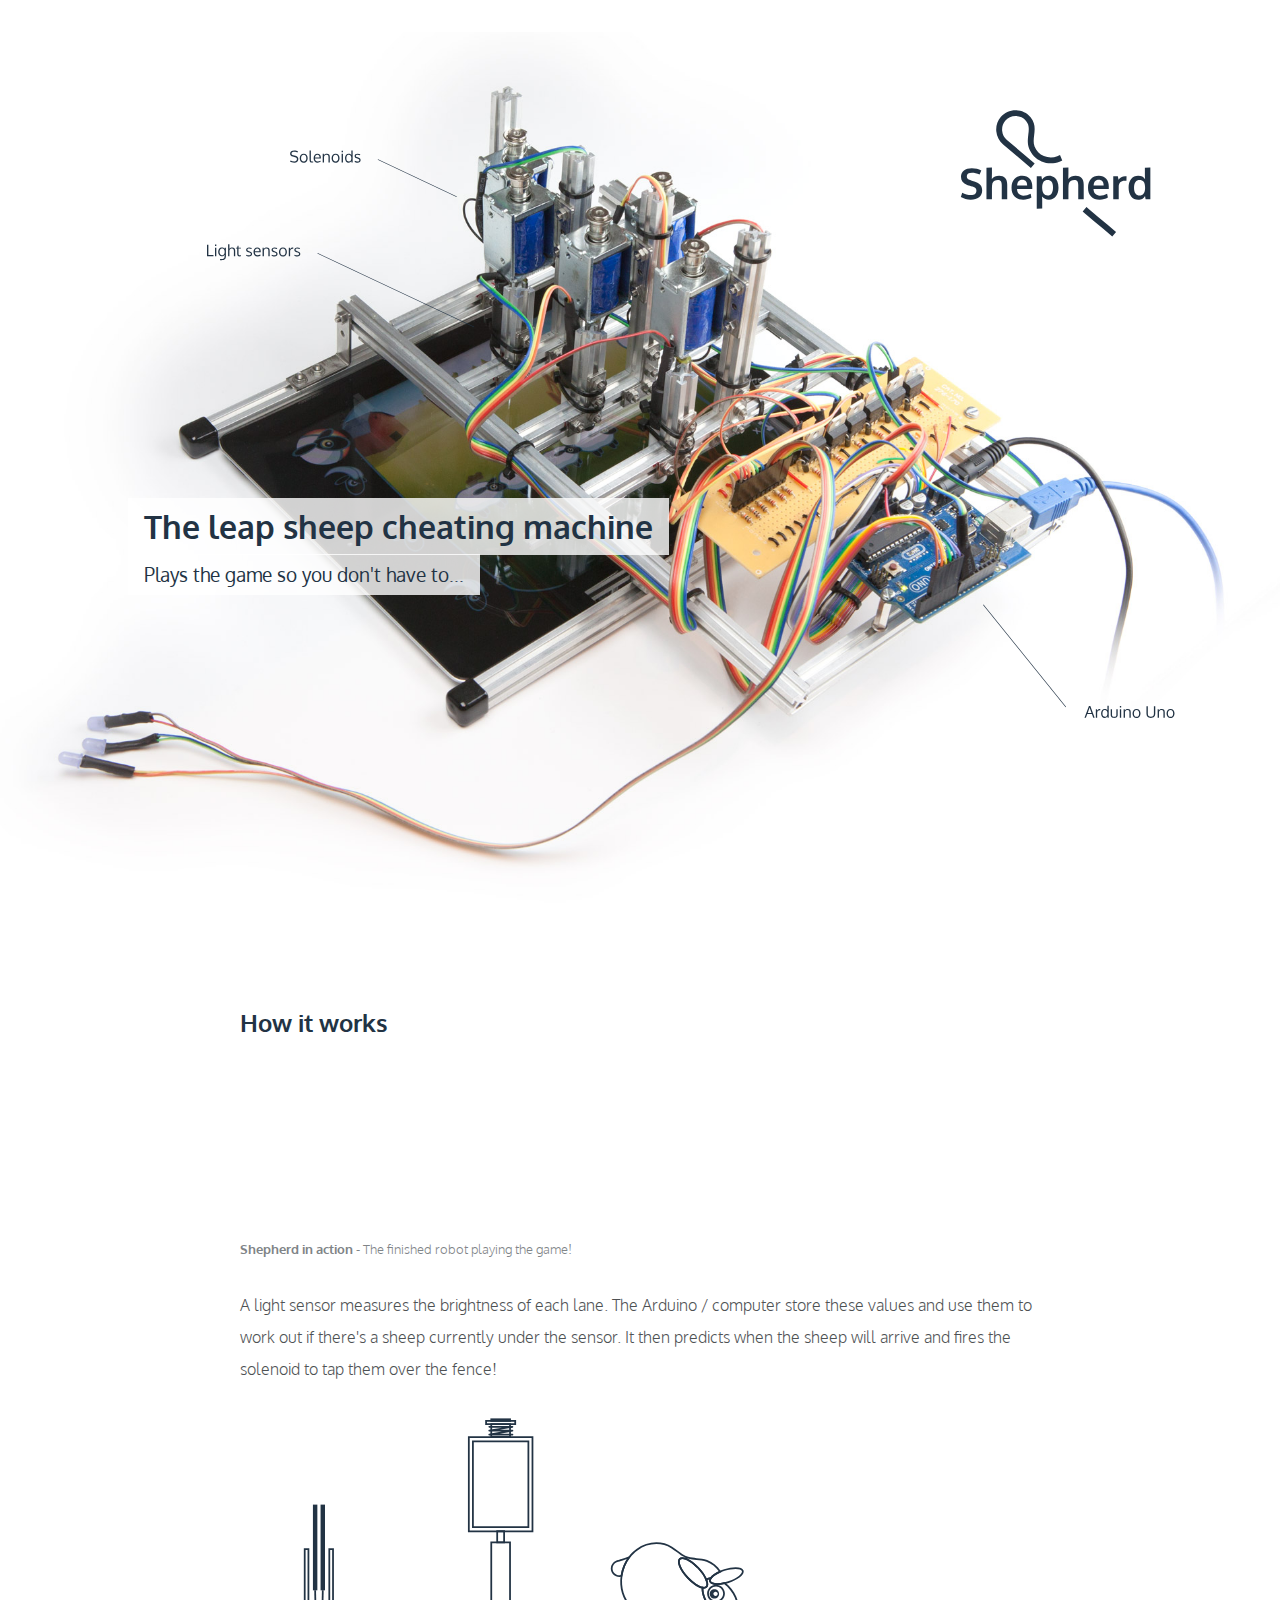
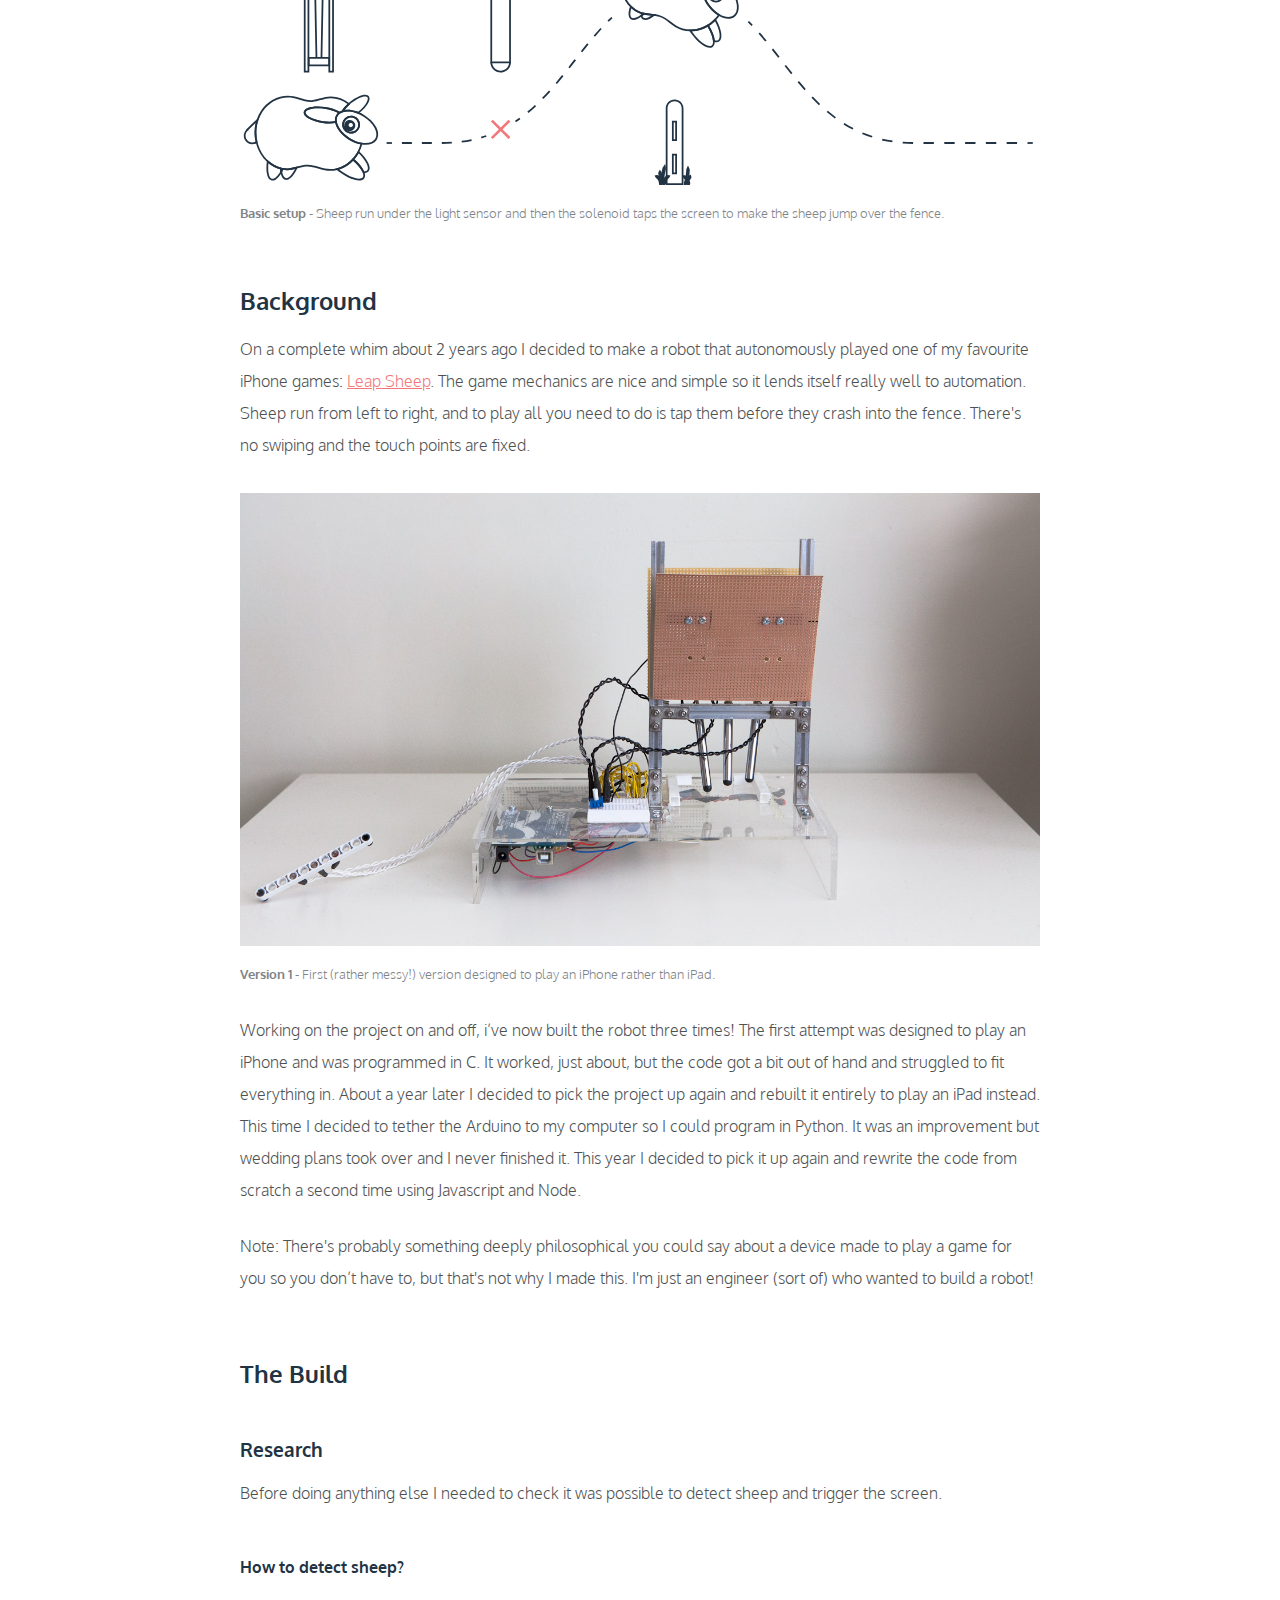
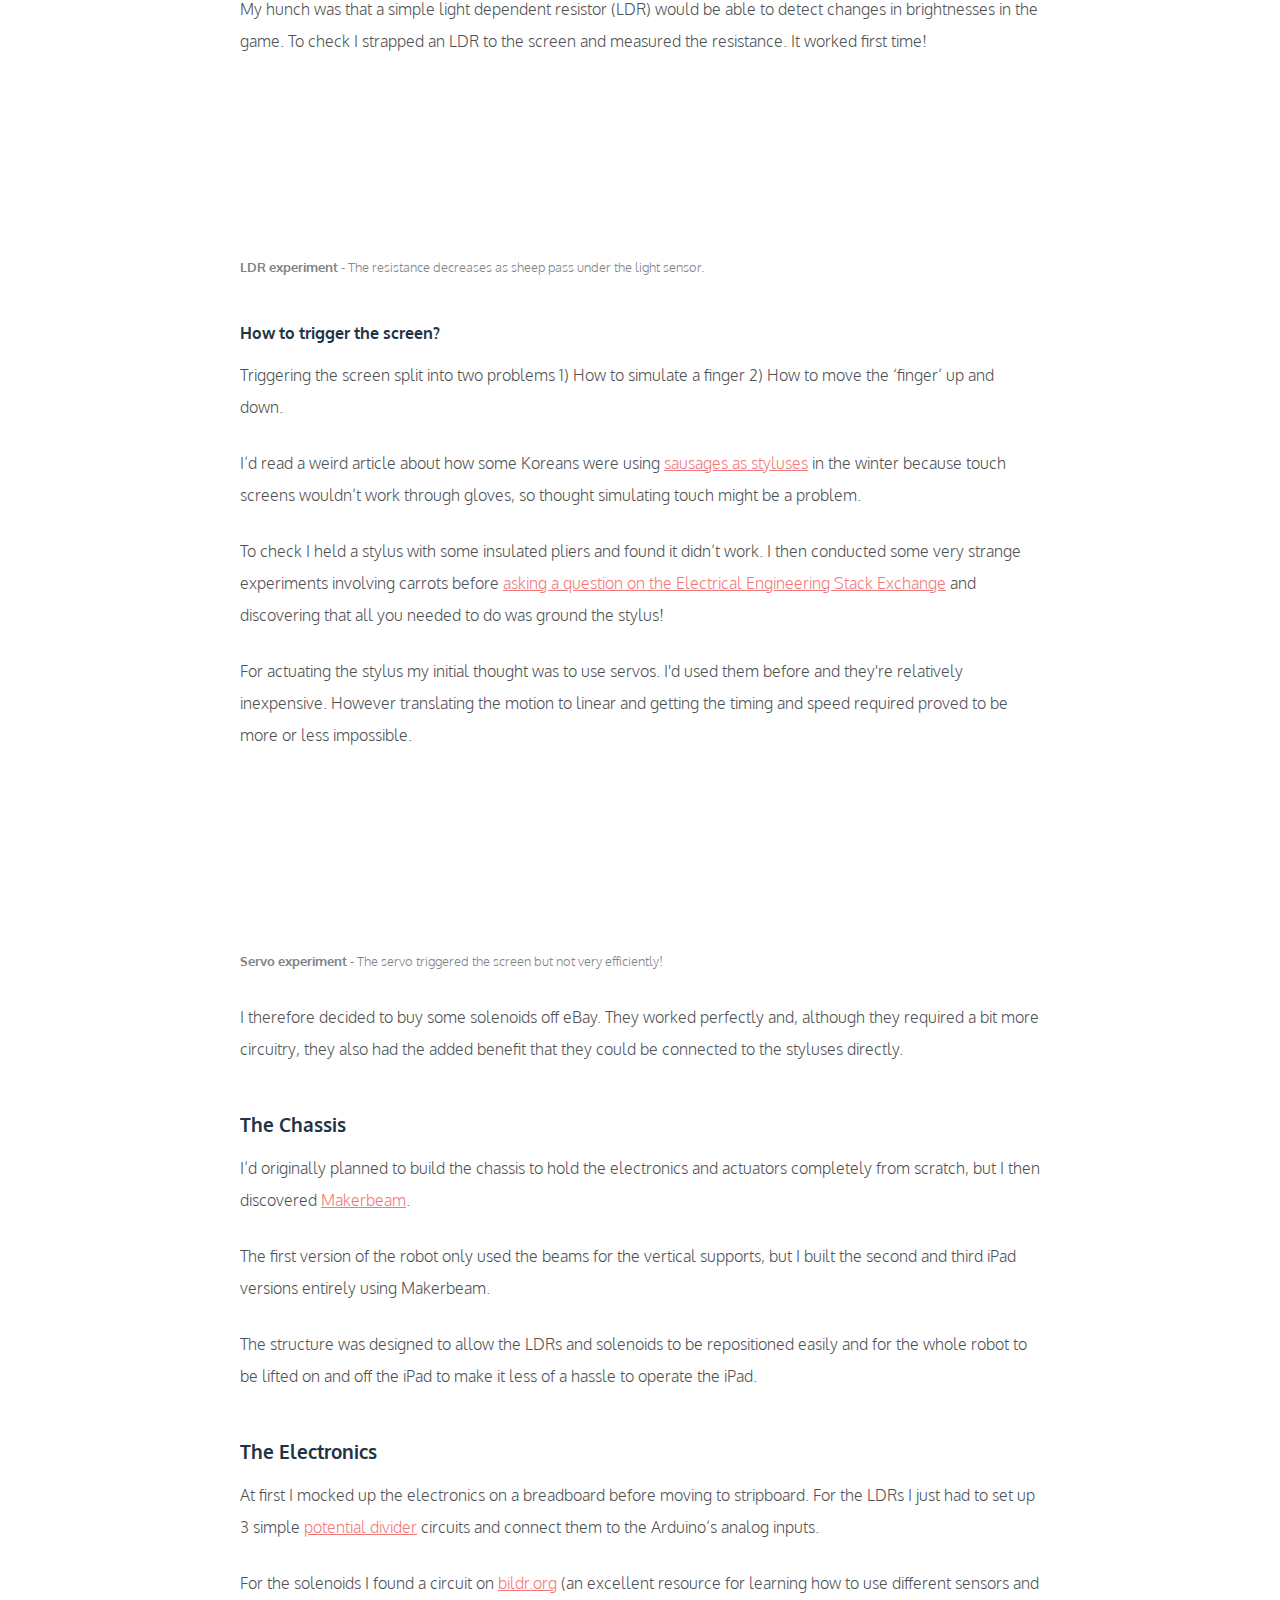
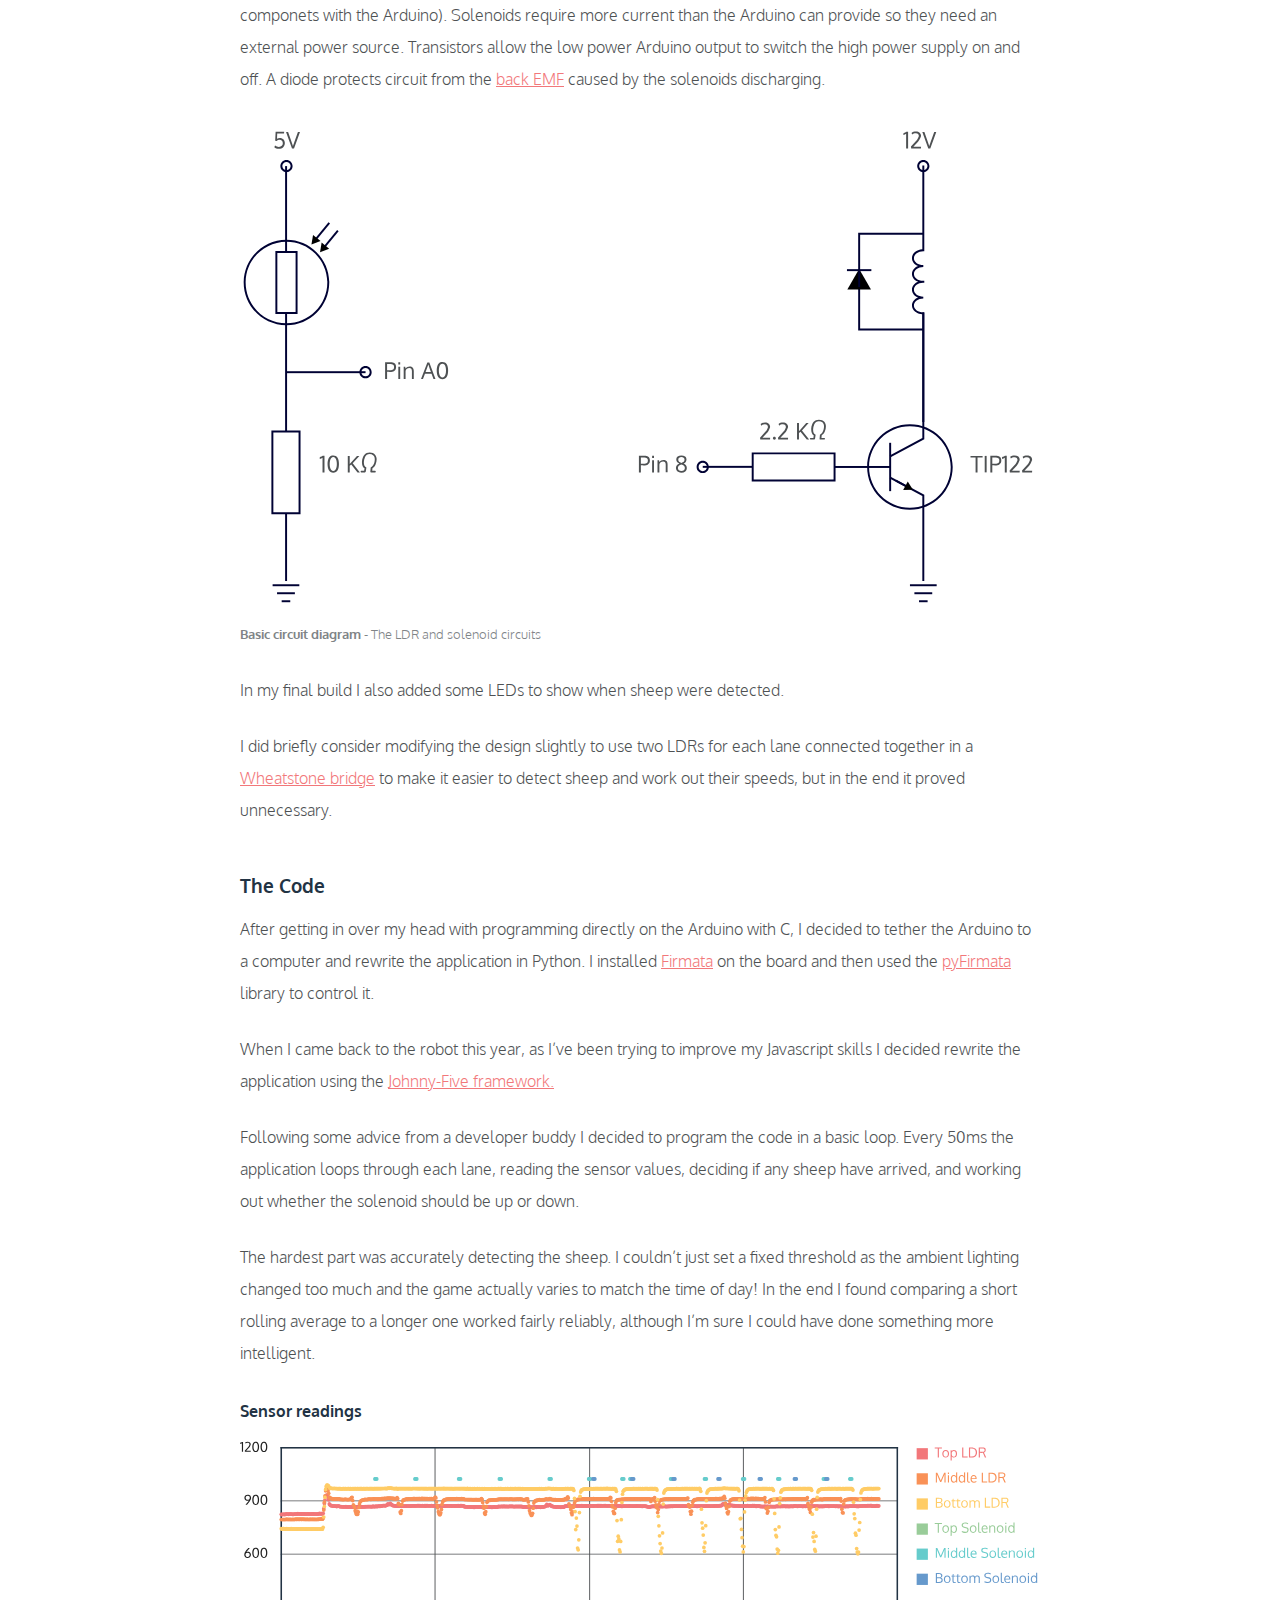
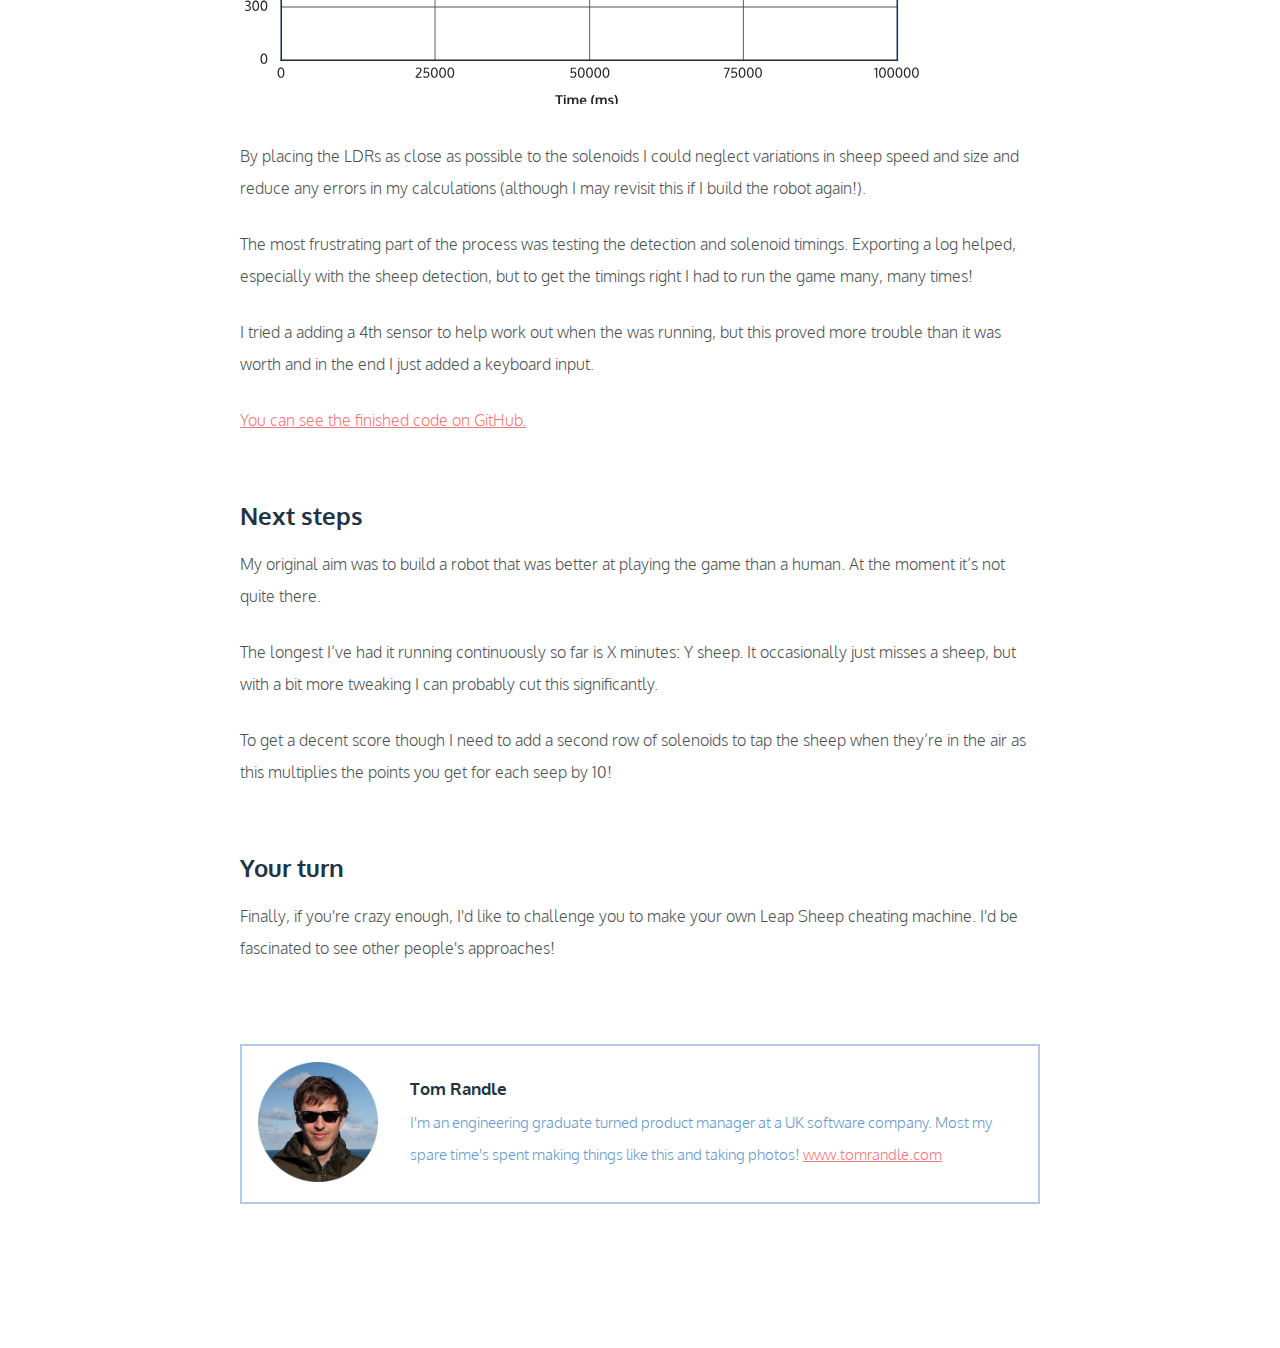
<file: index.html>
<!DOCTYPE html>
<html class="no-js">
    <head>
        <meta charset="utf-8">
        <meta http-equiv="X-UA-Compatible" content="IE=edge,chrome=1">
        <title>Shepherd - The leap sheep cheating machine</title>
        <meta name="description" content="Shepherd - The leap sheep cheating machine">
        <meta name="viewport" content="width=device-width">

        <link rel="stylesheet" href="webpage/css/normalize.min.css">
        <link rel="stylesheet" href="webpage/css/main.css">

        <link rel="shortcut icon" href="webpage/img/favicon.png" type="image/png">

        <link href='http://fonts.googleapis.com/css?family=Oxygen:400,300,700' rel='stylesheet' type='text/css'>

        <script src="http://ajax.aspnetcdn.com/ajax/jQuery/jquery-2.1.0.min.js"></script>
        <script src="http://ajax.aspnetcdn.com/ajax/modernizr/modernizr-2.6.2.js"></script>

    </head>
    <body>
        <!--[if lt IE 7]>
            <p class="chromeframe">You are using an <strong>outdated</strong> browser. Please <a href="http://browsehappy.com/">upgrade your browser</a> or <a href="http://www.google.com/chromeframe/?redirect=true">activate Google Chrome Frame</a> to improve your experience.</p>
        <![endif]-->

        <div class="hero">
            <h1><img class="logo" alt="Shepherd" src="webpage/img/shepherd-logo.svg"></h1>
            <div class="intro">
                <p><span>The leap sheep cheating machine</span></p>
                <p class="secondary"><span>Plays the game so you don't have to...</span></p>
            </div>

            <figure>
                <img src="webpage/img/shepherd.jpg">
                <img class="annotations" src="webpage/img/annotations.svg">
            </figure>

        </div>

        <div class="wrapper">

            
            
           <h2>How it works</h2>
           
           <figure>
                <iframe src="//player.vimeo.com/video/86780818?title=0&amp?html5=1;byline=0&amp;portrait=0" width="500" height="281" frameborder="0" webkitallowfullscreen mozallowfullscreen allowfullscreen></iframe>
                <figcaption>
                    <strong>Shepherd in action</strong> - The finished robot playing the game!
                </figcaption>
            <figure>
    
            <p>A light sensor measures the brightness of each lane. The Arduino / computer store these values and use them to work out if there's a sheep currently under the sensor. It then predicts when the sheep will arrive and fires the solenoid to tap them over the fence!</p> 
    
            <figure>
                <img src="webpage/img/game-diagram.svg">
                <figcaption>
                    <strong>Basic setup</strong> - Sheep run under the light sensor and then the solenoid taps the screen to make the sheep jump over the fence.</figcaption>
            </figure>

            <h2>Background</h2>

            <p>On a complete whim about 2 years ago I decided to make a robot that autonomously played one of my favourite iPhone games: <a href="http://www.turtlerockgarage.com/leapsheep/">Leap Sheep</a>. The game mechanics are nice and simple so it lends itself really well to automation. Sheep run from left to right, and to play all you need to do is tap them before they crash into the fence. There's no swiping and the touch points are fixed.</p>

            <figure>
                <img src="webpage/img/shepherd-v1.jpg">
                <figcaption>
                    <strong>Version 1</strong> - First (rather messy!) version designed to play an iPhone rather than iPad.</figcaption>
            </figure>

            <p>Working on the project on and off, i’ve now built the robot three times! The first attempt was designed to play an iPhone and was programmed in C. It worked, just about, but the code got a bit out of hand and struggled to fit everything in. About a year later I decided to pick the project up again and rebuilt it entirely to play an iPad instead. This time I decided to tether the Arduino to my computer so I could program in Python. It was an improvement but wedding plans took over and I never finished it. This year I decided to pick it up again and rewrite the code from scratch a second time using Javascript and Node.</p>

            <p class="aside">Note: There's probably something deeply philosophical you could say about a device made to play a game for you so you don’t have to, but that's not why I made this. I'm just an engineer (sort of) who wanted to build a robot!</p>

            <h2>The Build</h2>

            <h3>Research</h3>

            <p>Before doing anything else I needed to check it was possible to detect sheep and trigger the screen.</p>
            
            <h4>How to detect sheep?</h4>

            <p>My hunch was that a simple light dependent resistor (LDR) would be able to detect changes in brightnesses in the game. To check I strapped an LDR to the screen and measured the resistance. It worked first time!</p>

            <figure>
                <iframe src="//player.vimeo.com/video/85657331?title=0&amp;byline=0&amp;portrait=0" width="500" height="281" frameborder="0" webkitallowfullscreen mozallowfullscreen allowfullscreen></iframe>
                <figcaption><strong>LDR experiment</strong> - The resistance decreases as sheep pass under the light sensor.</figcaption>
            </figure>

            <h4>How to trigger the screen?</h4>

            <p>Triggering the screen split into two problems 1) How to simulate a finger 2) How to move the ‘finger’ up and down.</p>
            <p>I’d read a weird article about how some Koreans were using <a href="http://www.engadget.com/2010/02/11/south-korean-iphone-users-turn-to-sausages-as-a-cold-weather-me/">sausages as styluses</a> in the winter because touch screens wouldn’t work through gloves, so thought simulating touch might be a problem.</p>

            <p>To check I held a stylus with some insulated pliers and found it didn’t work. I then conducted some very strange experiments involving carrots before <a href="http://electronics.stackexchange.com/questions/23036/how-can-a-capacitive-touch-screen-be-triggered-without-human-contact">asking a question on the Electrical Engineering Stack Exchange</a> and discovering that all you needed to do was ground the stylus!</p>

            <p>For actuating the stylus my initial thought was to use servos. I'd used them before and they're relatively inexpensive. However translating the motion to linear and getting the timing and speed required proved to be more or less impossible.</p>

            <figure>
                <iframe src="//player.vimeo.com/video/85856335?title=0&amp;byline=0&amp;portrait=0" width="500" height="281" frameborder="0" webkitallowfullscreen mozallowfullscreen allowfullscreen></iframe>
                <figcaption><strong>Servo experiment</strong> - The servo triggered the screen but not very efficiently!</figcaption>
            </figure>

            <p>I therefore decided to buy some solenoids off eBay. They worked perfectly and, although they required a bit more circuitry, they also had the added benefit that they could be connected to the styluses directly.</p>

            <h3>The Chassis</h3>

            <p>I’d originally planned to build the chassis to hold the electronics and actuators completely from scratch, but I then discovered <a href="http://www.makerbeam.eu/">Makerbeam</a>.</p>

            <p>The first version of the robot only used the beams for the vertical supports, but I built the second and third iPad versions entirely using Makerbeam.</p>

            <p>The structure was designed to allow the LDRs and solenoids to be repositioned easily and for the whole robot to be lifted on and off the iPad to make it less of a hassle to operate the iPad.</p>

            <h3>The Electronics</h3>

            <p>At first I mocked up the electronics on a breadboard before moving to stripboard. For the LDRs I just had to set up 3 simple <a href="http://en.wikipedia.org/wiki/Voltage_divider">potential divider</a> circuits and connect them to the Arduino’s analog inputs.</p>

            <p>For the solenoids I found a circuit on <a href="">bildr.org</a> (an excellent resource for learning how to use different sensors and componets with the Arduino). Solenoids require more current than the Arduino can provide so they need an external power source. Transistors allow the low power Arduino output to switch the high power supply on and off. A diode protects circuit from the <a href="http://en.wikipedia.org/wiki/Counter-electromotive_force">back EMF</a> caused by the solenoids discharging.</p>

            <figure>
                <img src="webpage/img/circuit-example.svg">
                <figcaption>
                    <strong>Basic circuit diagram</strong> - The LDR and solenoid circuits
                </figaption>
            </figure>

            <p>In my final build I also added some LEDs to show when sheep were detected.</p>

            <p>I did briefly consider modifying the design slightly to use two LDRs for each lane connected together in a <a href="http://en.wikipedia.org/wiki/Wheatstone_bridge">Wheatstone bridge</a> to make it easier to detect sheep and work out their speeds, but in the end it proved unnecessary.</p>

            <h3>The Code</h3>

            <p>After getting in over my head with programming directly on the Arduino with C, I decided to tether the Arduino to a computer and rewrite the application in Python. I installed  <a href="http://firmata.org/">Firmata</a> on the board and then used the <a href="https://github.com/tino/pyFirmata">pyFirmata</a> library to control it.</p>

            <p>When I came back to the robot this year, as I’ve been trying to improve my Javascript skills I decided rewrite the application using the <a href="https://github.com/rwaldron/johnny-five">Johnny-Five framework.</a></p>

            <p>Following some advice from a developer buddy I decided to program the code in a basic loop. Every 50ms the application loops through each lane, reading the sensor values, deciding if any sheep have arrived, and working out whether the solenoid should be up or down.</p>

            <p>The hardest part was accurately detecting the sheep.  I couldn’t just set a fixed threshold as the ambient lighting changed too much and the game actually varies to match the time of day! In the end I found comparing a short rolling average to a longer one worked fairly reliably, although I’m sure I could have done something more intelligent.</p>

            <figure class="graph">
                <figcaption>Sensor readings</figcaption>
                <img src="webpage/img/graph.svg">
            </figure>

            <p>By placing the LDRs as close as possible to the solenoids I could neglect variations in sheep speed and size and reduce any errors in my calculations (although I may revisit this if I build the robot again!).</p>

            <p>The most frustrating part of the process was testing the detection and solenoid timings. Exporting a log helped, especially with the sheep detection, but to get the timings right I had to run the game many, many times!</p>

            <p>I tried a adding a 4th sensor to help work out when the was running, but this proved more trouble than it was worth and in the end I just added a keyboard input.</p>

            <p><a href="https://github.com/tomrandle/Shepherd">You can see the finished code on GitHub.</a></p>
            
            <h2>Next steps</h2>

            <p>My original aim was to build a robot that was better at playing the game than a human. At the moment it’s not quite there.</p>

            <p>The longest I’ve had it running continuously so far is X minutes: Y sheep. It occasionally just misses a sheep, but with a bit more tweaking I can probably cut this significantly.</p>

            <p>To get a decent score though I need to add a second row of solenoids to tap the sheep when they’re in the air as this multiplies the points you get for each seep by 10!</p>
            
            <h2>Your turn</h2>

            <p>Finally, if you're crazy enough, I'd like to challenge you to make your own Leap Sheep cheating machine. I'd be fascinated to see other people's approaches!<p>

            <div class="bio">
                <div class="avatar">
                    <img src="webpage/img/tom-randle.png">
                </div>
                <div class="bio-content">
                    <h6>Tom Randle</h6>
                    <p>I'm an engineering graduate turned product manager at a UK software company. Most my spare time's spent making things like this and taking photos! <a href="http://tomrandle.com/">www.tomrandle.com</a></p>
                </div>
            </div>
        </div>

        <script>
              (function(i,s,o,g,r,a,m){i['GoogleAnalyticsObject']=r;i[r]=i[r]||function(){
              (i[r].q=i[r].q||[]).push(arguments)},i[r].l=1*new Date();a=s.createElement(o),
              m=s.getElementsByTagName(o)[0];a.async=1;a.src=g;m.parentNode.insertBefore(a,m)
              })(window,document,'script','//www.google-analytics.com/analytics.js','ga');

              ga('create', 'UA-48118484-1', 'tomrandle.github.io');
              ga('send', 'pageview');
        </script>

        <script src="webpage/js/main.js"></script>

    </body>
</html>
</file>
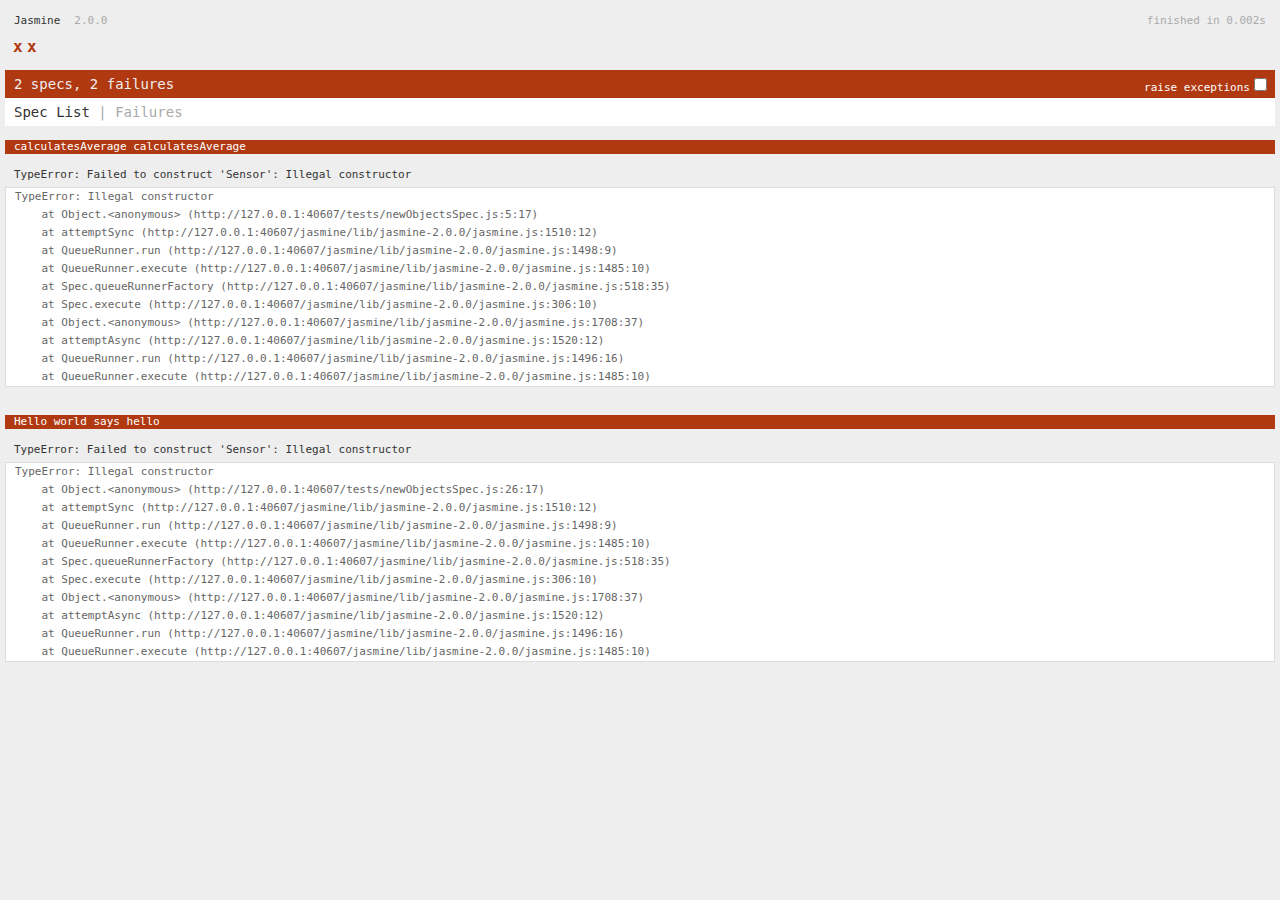
<file: jasmine/SpecRunner.html>
<!DOCTYPE HTML>
<html>
<head>
  <meta http-equiv="Content-Type" content="text/html; charset=UTF-8">
  <title>Jasmine Spec Runner v2.0.0</title>

  <link rel="shortcut icon" type="image/png" href="lib/jasmine-2.0.0/jasmine_favicon.png">
  <link rel="stylesheet" type="text/css" href="lib/jasmine-2.0.0/jasmine.css">

  <script type="text/javascript" src="lib/jasmine-2.0.0/jasmine.js"></script>
  <script type="text/javascript" src="lib/jasmine-2.0.0/jasmine-html.js"></script>
  <script type="text/javascript" src="lib/jasmine-2.0.0/boot.js"></script>

  <!-- include source files here... -->
  <script type="text/javascript" src="../newObjects.js"></script>

  <!-- include spec files here... -->
  <script type="text/javascript" src="../tests/newObjectsSpec.js"></script>

</head>

<body>
</body>
</html>
</file>
<file: webpage/css/main.css>
/* Variables */
/* Colours from http://chriskempson.github.io/base16/#eighties */
/*Hero & Logo */
h1 {
  width: 15%;
  position: absolute;
  top: 5%;
  right: 10%;
  z-index: 99; }

.hero {
  width: 100%;
  max-width: 1600px;
  margin: 0 auto; }
  .hero .intro {
    position: absolute;
    top: 55%;
    font-size: 32px;
    left: 10%;
    z-index: 99;
    font-weight: bold; }
    .hero .intro p {
      margin: 16px 0; }
    .hero .intro span {
      color: #223344;
      background: rgba(255, 255, 255, 0.8);
      padding: 8px 16px; }
    .hero .intro .secondary {
      font-size: 19.2px;
      font-weight: normal;
      color: #4e5153; }
  .hero figure {
    position: relative; }
  .hero .annotations {
    position: absolute;
    top: 0;
    left: 0; }

body {
  font-family: 'Oxygen', sans-serif;
  font-weight: 300;
  color: #4e5153;
  font-size: 16px; }

.wrapper {
  width: 800px;
  max-width: 90%;
  margin: 0 auto;
  padding: 0 0 64px 0; }

/* Headings */
header {
  text-align: center; }

h1, h2, h3, h4, h5, h6 {
  color: #223344; }

h1, h2 {
  margin: 64px 0 16px 0;
  line-height: 32px; }

h3, h4 {
  margin: 48px 0 16px 0; }

/* Typography */
p {
  line-height: 32px;
  margin-top: 0;
  margin-bottom: 24px; }

a {
  color: #f2777a; }

/* Images and Video */
img {
  width: 100%; }

table {
  text-align: left;
  margin-bottom: 24px;
  font-size: 14px; }
  table th, table td {
    border: 1px solid;
    padding: 8px; }

/* Figures */
figure {
  margin: 32px 0; }
  figure iframe {
    width: 100%;
    height: auto; }
  figure figcaption {
    margin: 16px 0;
    font-size: 13px;
    color: #808487; }

.graph figcaption {
  font-size: 16px;
  font-weight: 600;
  color: #223344; }

/* Bio */
.bio {
  color: #6699cc;
  border: 2px solid #b3cce6;
  padding: 16px;
  margin: 80px 0;
  font-size: 15px;
  overflow: hidden; }
  .bio .avatar {
    width: 120px;
    float: left; }
  .bio .bio-content {
    margin-left: 152px; }
  .bio h6 {
    margin-top: 16px;
    margin-bottom: 8px;
    font-size: 17px; }
  .bio p {
    margin-bottom: 0; }

/* Resonsive */
@media screen and (max-width: 1000px) {
  .hero .intro {
    left: 5%; }

  h1 {
    right: 5%; } }
@media screen and (max-width: 600px) {
  .bio {
    text-align: center; }
    .bio .avatar {
      float: none;
      margin: 0 auto; }
    .bio .bio-content {
      width: 100%;
      margin-left: 0; }

  h1 {
    position: relative;
    top: 0;
    left: 0;
    text-align: left;
    width: 100%;
    margin-top: 32px; }
    h1 img {
      width: 96px;
      margin-left: 5%; }

  .hero .intro {
    position: relative;
    width: 90%;
    margin: 0 auto;
    text-align: left;
    left: 0;
    top: 0;
    font-size: 32px; }
    .hero .intro span {
      padding: 0;
      background: none;
      color: #223344; } }
</file>
<file: jasmine/lib/jasmine-2.0.0/jasmine.css>
body { background-color: #eeeeee; padding: 0; margin: 5px; overflow-y: scroll; }

.html-reporter { font-size: 11px; font-family: Monaco, "Lucida Console", monospace; line-height: 14px; color: #333333; }
.html-reporter a { text-decoration: none; }
.html-reporter a:hover { text-decoration: underline; }
.html-reporter p, .html-reporter h1, .html-reporter h2, .html-reporter h3, .html-reporter h4, .html-reporter h5, .html-reporter h6 { margin: 0; line-height: 14px; }
.html-reporter .banner, .html-reporter .symbol-summary, .html-reporter .summary, .html-reporter .result-message, .html-reporter .spec .description, .html-reporter .spec-detail .description, .html-reporter .alert .bar, .html-reporter .stack-trace { padding-left: 9px; padding-right: 9px; }
.html-reporter .banner .version { margin-left: 14px; }
.html-reporter #jasmine_content { position: fixed; right: 100%; }
.html-reporter .version { color: #aaaaaa; }
.html-reporter .banner { margin-top: 14px; }
.html-reporter .duration { color: #aaaaaa; float: right; }
.html-reporter .symbol-summary { overflow: hidden; *zoom: 1; margin: 14px 0; }
.html-reporter .symbol-summary li { display: inline-block; height: 8px; width: 14px; font-size: 16px; }
.html-reporter .symbol-summary li.passed { font-size: 14px; }
.html-reporter .symbol-summary li.passed:before { color: #5e7d00; content: "\02022"; }
.html-reporter .symbol-summary li.failed { line-height: 9px; }
.html-reporter .symbol-summary li.failed:before { color: #b03911; content: "x"; font-weight: bold; margin-left: -1px; }
.html-reporter .symbol-summary li.disabled { font-size: 14px; }
.html-reporter .symbol-summary li.disabled:before { color: #bababa; content: "\02022"; }
.html-reporter .symbol-summary li.pending { line-height: 17px; }
.html-reporter .symbol-summary li.pending:before { color: #ba9d37; content: "*"; }
.html-reporter .exceptions { color: #fff; float: right; margin-top: 5px; margin-right: 5px; }
.html-reporter .bar { line-height: 28px; font-size: 14px; display: block; color: #eee; }
.html-reporter .bar.failed { background-color: #b03911; }
.html-reporter .bar.passed { background-color: #a6b779; }
.html-reporter .bar.skipped { background-color: #bababa; }
.html-reporter .bar.menu { background-color: #fff; color: #aaaaaa; }
.html-reporter .bar.menu a { color: #333333; }
.html-reporter .bar a { color: white; }
.html-reporter.spec-list .bar.menu.failure-list, .html-reporter.spec-list .results .failures { display: none; }
.html-reporter.failure-list .bar.menu.spec-list, .html-reporter.failure-list .summary { display: none; }
.html-reporter .running-alert { background-color: #666666; }
.html-reporter .results { margin-top: 14px; }
.html-reporter.showDetails .summaryMenuItem { font-weight: normal; text-decoration: inherit; }
.html-reporter.showDetails .summaryMenuItem:hover { text-decoration: underline; }
.html-reporter.showDetails .detailsMenuItem { font-weight: bold; text-decoration: underline; }
.html-reporter.showDetails .summary { display: none; }
.html-reporter.showDetails #details { display: block; }
.html-reporter .summaryMenuItem { font-weight: bold; text-decoration: underline; }
.html-reporter .summary { margin-top: 14px; }
.html-reporter .summary ul { list-style-type: none; margin-left: 14px; padding-top: 0; padding-left: 0; }
.html-reporter .summary ul.suite { margin-top: 7px; margin-bottom: 7px; }
.html-reporter .summary li.passed a { color: #5e7d00; }
.html-reporter .summary li.failed a { color: #b03911; }
.html-reporter .summary li.pending a { color: #ba9d37; }
.html-reporter .description + .suite { margin-top: 0; }
.html-reporter .suite { margin-top: 14px; }
.html-reporter .suite a { color: #333333; }
.html-reporter .failures .spec-detail { margin-bottom: 28px; }
.html-reporter .failures .spec-detail .description { background-color: #b03911; }
.html-reporter .failures .spec-detail .description a { color: white; }
.html-reporter .result-message { padding-top: 14px; color: #333333; white-space: pre; }
.html-reporter .result-message span.result { display: block; }
.html-reporter .stack-trace { margin: 5px 0 0 0; max-height: 224px; overflow: auto; line-height: 18px; color: #666666; border: 1px solid #ddd; background: white; white-space: pre; }
</file>
